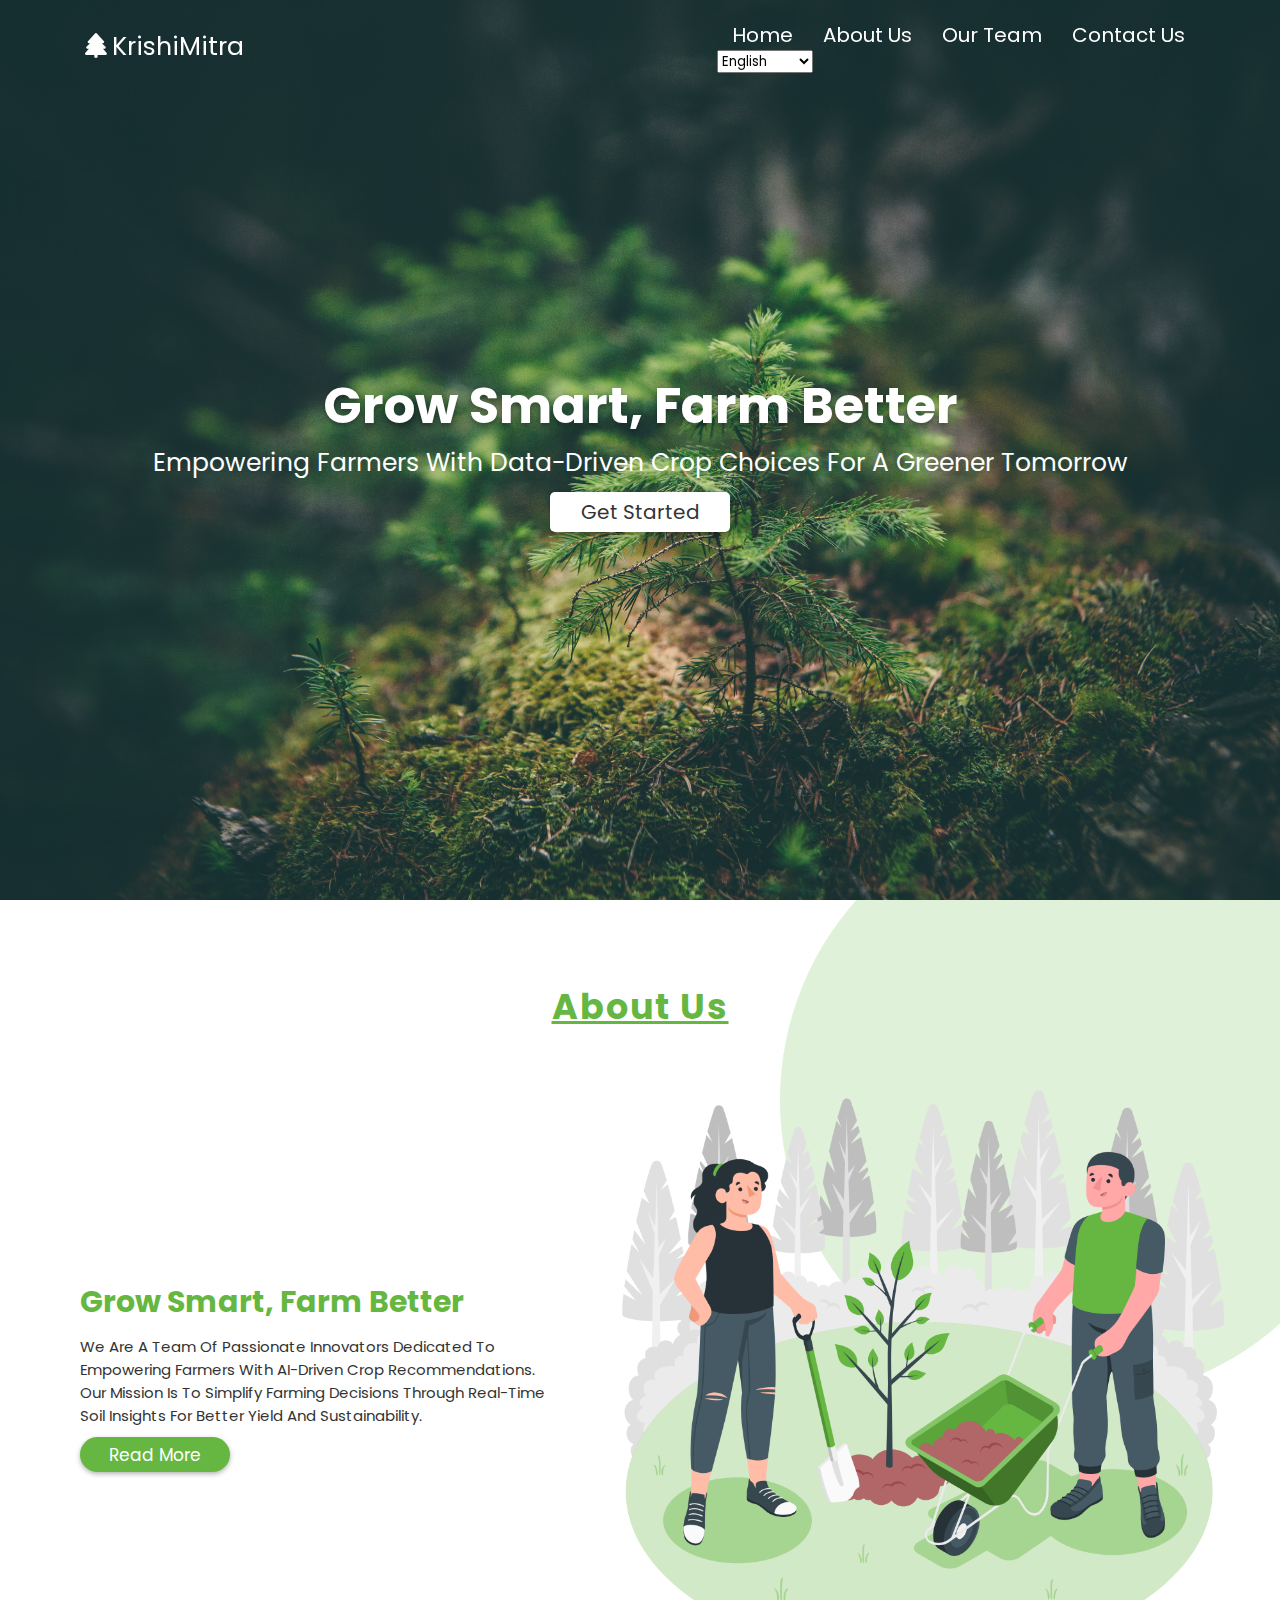
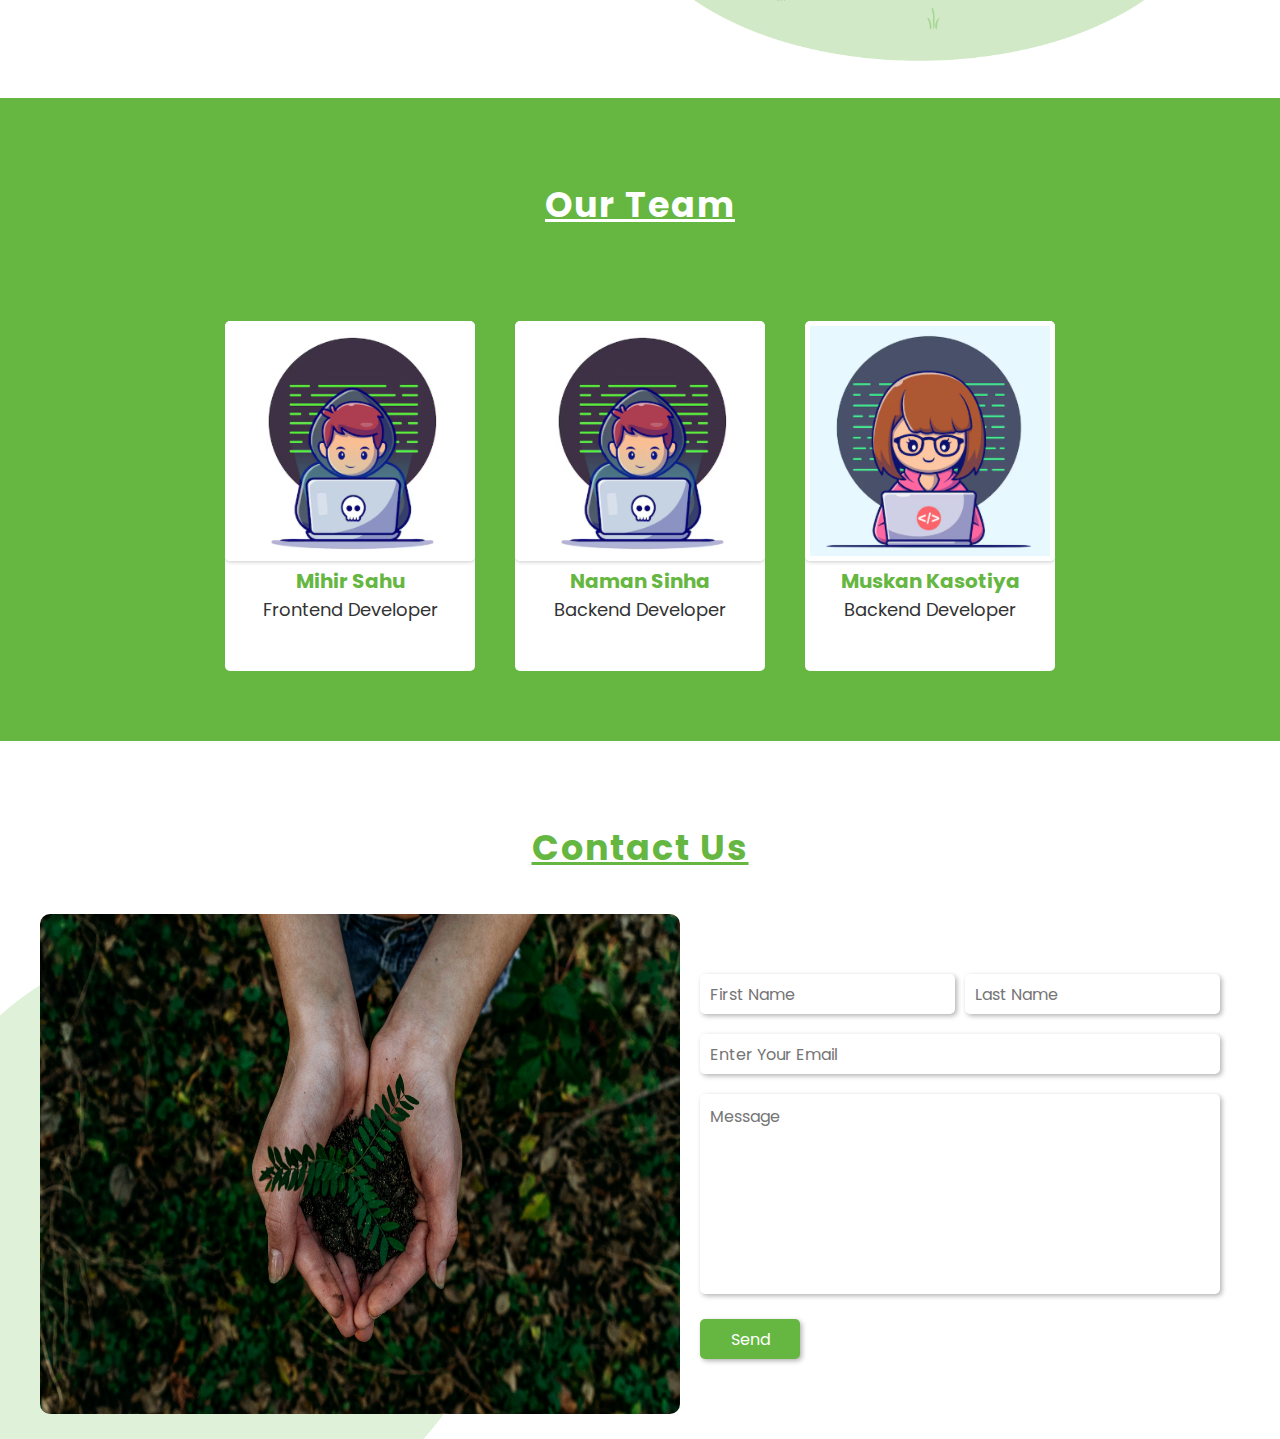
<file: index.html>
<!DOCTYPE html>
<html lang="en">

<head>
    <meta charset="UTF-8">
    <meta name="viewport" content="width=device-width, initial-scale=1.0">
    <title>KrishiMitra</title>
    <link rel="shortcut icon" href="images/farmer logo.png" type="image/png">
    <link rel="stylesheet" href="https://cdnjs.cloudflare.com/ajax/libs/font-awesome/6.5.1/css/all.min.css">
    <link rel="stylesheet" href="style.css">
</head>

<body>
    <header class="header"> 
        <!-- logo name  -->
        <a href="#" class="logo"><i class="fas fa-tree"></i>KrishiMitra</a>

        <div class="fas fa-bars"></div>

        <nav class="navbar">
            <ul>
                <li><a href="#home">home</a></li>
                <li><a href="#about">about us</a></li>
                <li><a href="#team">our team</a></li>
                <li><a href="#contact">contact us</a></li>
            </ul>
            <div id="google_element"></div>
            <div class="language-selector">
                <select id="language_selector" onchange="changeLanguage()">
                    <option value="en">English</option>
                    <option value="hi">Hindi</option>
                    <option value="bn">Bengali</option>
                    <option value="ta">Tamil</option>
                    <option value="te">Telugu</option>
                    <option value="mr">Marathi</option>
                    <option value="gu">Gujarati</option>
                    <option value="kn">Kannada</option>
                    <option value="ml">Malayalam</option>
                    <option value="pa">Punjabi</option>
                    <option value="or">Odia</option>
                    <option value="ur">Urdu</option>
                    <option value="as">Assamese</option>
                    <option value="ma">Maithili</option>
                    <option value="sd">Sindhi</option>
                    <option value="ne">Nepali</option>
                    <option value="si">Sinhala</option>
                    <option value="bh">Bhojpuri</option>
                    <option value="ks">Kashmiri</option>
                </select>
            </div>
        </nav>
    </header>

    <!-- home -->

    <section id="home" class="home">

        <h1 class="banner">Grow Smart, Farm Better </h1>
        <h2 class="slogan">Empowering Farmers with Data-Driven Crop Choices for a Greener Tomorrow</h2>

        <a href="./login.html"><button>get started</button></a>
    </section>

    <!-- about -->

    <section id="about" class="about">


        <h1 class="heading">About us</h1>

        <div class="row">

            <div class="content">
                <h2>Grow Smart, Farm Better</h2>
                <p>We are a team of passionate innovators dedicated to empowering farmers with AI-driven crop recommendations.
                     Our mission is to simplify farming decisions through real-time soil insights for better yield and sustainability.</p>
                <a href="#"> <button class="btn">read more</button></a>
            </div>

            <div class="images">
                <img src="./images/about.png" alt="">
            </div>
        </div>

        <!-- team -->

        <section id="team" class="team">


            <h1 class="heading">our team</h1>

            <div class="row">

                <div class="card">

                    <div class="images">
                        <img src="./images/boy.png" alt="">
                    </div>

                    <div class="info">
                        <h2>Mihir Sahu</h2>
                        <p>Frontend Developer</p>
                    </div>
                </div>

                <div class="card">

                    <div class="images">
                        <img src="./images/boy.png" alt="">
                    </div>

                    <div class="info">
                        <h2>Naman Sinha</h2>
                        <p>Backend Developer</p>
                    </div>
                </div>

                <div class="card">

                    <div class="images">
                        <img src="./images/girl.png" alt="">
                    </div>

                    <div class="info">
                        <h2>Muskan Kasotiya</h2>
                        <p>Backend Developer</p>
                    </div>
                </div>
            </div>
        </section>

        <!-- contact -->

        <section id="contact" class="contact">

            <h1 class="heading">contact us</h1>

            <div class="row">

                <div class="images">
                    <img src="./images/contact.jpg" alt="">
                </div>

                <div class="form-container">
                    <form action="">

                        <div class="inputbox">
                            <input type="text" placeholder="first Name" name="" id="">
                            <input type="text" placeholder="last Name" name="" id="">
                        </div>

                        <input type="email" placeholder="enter your email" name="" id="">
                        <textarea name="" placeholder="message" id="" cols="30" rows="10"></textarea>

                        <input type="submit" value="send">
                    </form>
                </div>
            </div>
        </section>

          
    <script src="https://cdnjs.cloudflare.com/ajax/libs/jquery/3.7.1/jquery.min.js"></script>

    
    <script src="script.js"></script>

    <script src="https://translate.google.com/translate_a/element.js?cb=loadGoogleTranslate"></script>

    <script>
        // Initialize Google Translate API
        function loadGoogleTranslate() {
            new google.translate.TranslateElement({
                pageLanguage: 'en', // Default language
                includedLanguages: 'en,hi,bn,ta,te,mr,gu,kn,ml,pa,or,ur,as,ma,sd,ne,si,bh,ks', // All Indian Languages
                layout: google.translate.TranslateElement.InlineLayout.SIMPLE
            }, 'google_element');
        }

        // Language Change Handler
        function changeLanguage() {
            var languageSelector = document.getElementById("language_selector");
            var selectedLanguage = languageSelector.value;

            // Change the Google Translate language dynamically
            google.translate.TranslateElement({
                pageLanguage: 'en',
                includedLanguages: 'en,hi,bn,ta,te,mr,gu,kn,ml,pa,or,ur,as,ma,sd,ne,si,bh,ks',
                layout: google.translate.TranslateElement.InlineLayout.SIMPLE
            }, 'google_element');

            // Trigger language change
            var iframe = document.querySelector("iframe");
            if (iframe) {
                var iframeDoc = iframe.contentDocument || iframe.contentWindow.document;
                var languageSelect = iframeDoc.querySelector("select");
                if (languageSelect) {
                    languageSelect.value = selectedLanguage;
                    languageSelect.dispatchEvent(new Event('change'));
                }
            }
        }
    </script>

    
</body>

</html>
</file>
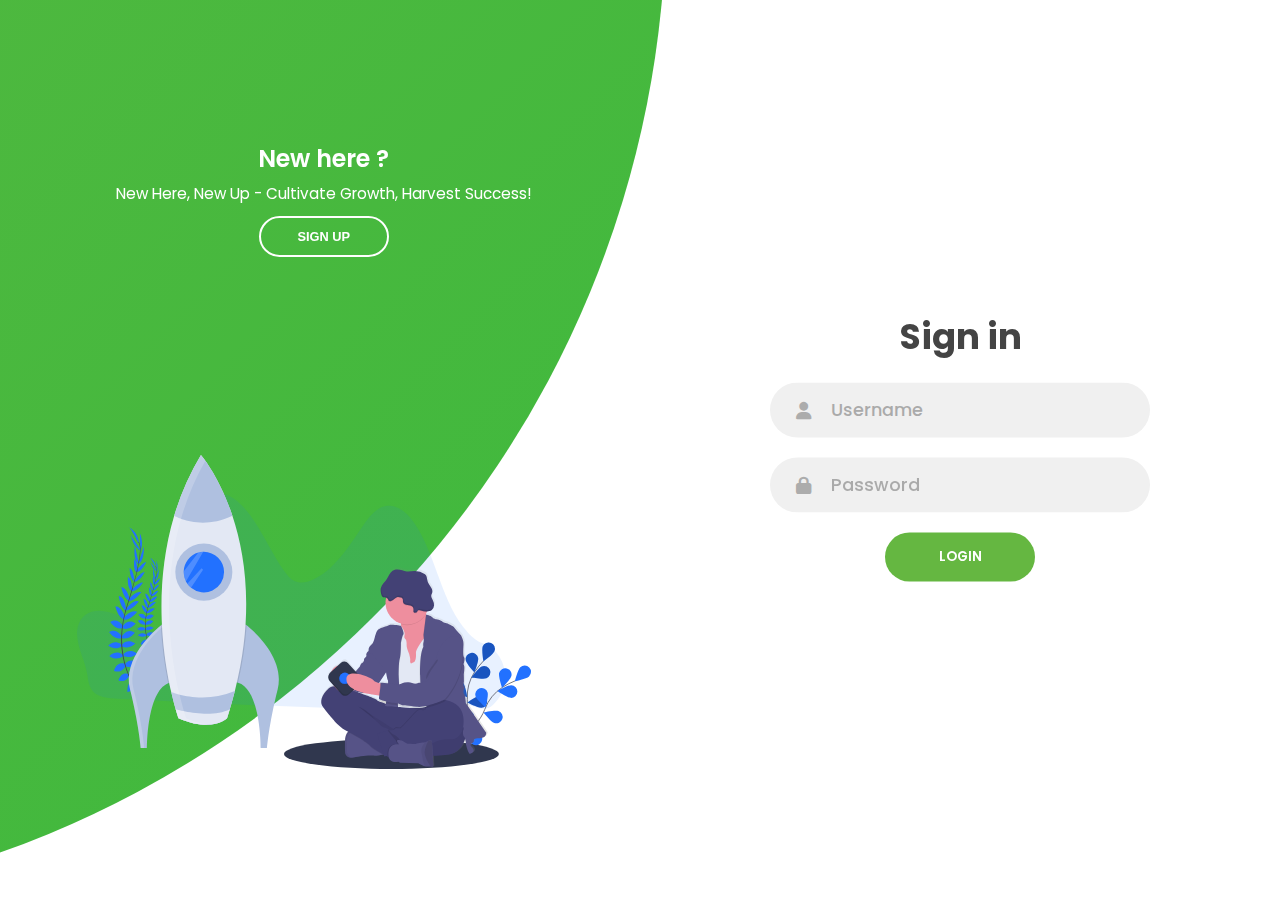
<file: login.html>
<!DOCTYPE html>
<html lang="en">

<head>
    <meta charset="UTF-8" />
    <meta name="viewport" content="width=device-width, initial-scale=1.0" />
    <link rel="shortcut icon" href="images/farmer logo.png" type="image/png">
    <link rel="stylesheet" href="https://cdnjs.cloudflare.com/ajax/libs/font-awesome/6.7.2/css/all.min.css" integrity="sha512-Evv84Mr4kqVGRNSgIGL/F/aIDqQb7xQ2vcrdIwxfjThSH8CSR7PBEakCr51Ck+w+/U6swU2Im1vVX0SVk9ABhg==" crossorigin="anonymous" referrerpolicy="no-referrer" />    <link rel="stylesheet" href="login.css" />
    <title>KrishiMitra</title>
</head>

<body>
    <div class="container">
        <div class="forms-container">
            <div class="signin-signup">
                <form action="./dashboard.html" class="sign-in-form">
                    <h2 class="title">Sign in</h2>
                    <div class="input-field">
                        <i class="fas fa-user"></i>
                        <input type="text" placeholder="Username" />
                    </div>
                    <div class="input-field">
                        <i class="fas fa-lock"></i>
                        <input type="password" placeholder="Password" />
                    </div>
                    <input type="submit" value="Login" class="btn solid" />
                </form>
                <form action="#" class="sign-up-form">
                    <h2 class="title">Sign up</h2>
                    <div class="input-field">
                        <i class="fas fa-user"></i>
                        <input type="text" placeholder="Username" />
                    </div>
                    <div class="input-field">
                        <i class="fas fa-envelope"></i>
                        <input type="email" placeholder="Email" />
                    </div>
                    <div class="input-field">
                        <i class="fas fa-lock"></i>
                        <input type="password" placeholder="Password" />
                    </div>
                    <input type="submit" class="btn" value="Sign up" />
                </form>
            </div>
        </div>

        <div class="panels-container">
            <div class="panel left-panel">
                <div class="content">
                    <h3>New here ?</h3>
                    <p>
                        New Here, New Up - Cultivate Growth, Harvest Success! 
                    </p>
                    <button class="btn transparent" id="sign-up-btn">
                        Sign up
                    </button>
                </div>
                <img src="img/log.svg" class="image" alt="" />
            </div>
            <div class="panel right-panel">
                <div class="content">
                    <h3>One of us ?</h3>
                    <p>
                        One of Us, One Sign In - Planting the Seeds for Your Farm's Future!
                    </p>
                    <button class="btn transparent" id="sign-in-btn">
                        Sign in
                    </button>
                </div>
                <img src="img/register.svg" class="image" alt="" />
            </div>
        </div>
    </div>

    <script>
        const sign_in_btn = document.querySelector("#sign-in-btn");
        const sign_up_btn = document.querySelector("#sign-up-btn");
        const container = document.querySelector(".container");

        sign_up_btn.addEventListener("click", () => {
            container.classList.add("sign-up-mode");
        });

        sign_in_btn.addEventListener("click", () => {
            container.classList.remove("sign-up-mode");
        });

    </script>
</body>

</html>
</file>
<file: style.css>
@import url('https://fonts.googleapis.com/css2?family=Poppins:ital,wght@0,100;0,200;0,300;0,400;0,500;0,600;0,700;0,800;0,900;1,100;1,200;1,300;1,400;1,500;1,600;1,700;1,800;1,900&display=swap');

 :root {
     --green: #65b741;
     --black: #333;
     --wight: #fff;
 }

 * {
     font-family: "Poppins", sans-serif;
     margin: 0;
     padding: 0;
     box-sizing: border-box;
     text-decoration: none;
     text-transform: capitalize;
     transition: all .2s linear;
 }

 html {
     font-size: 62.5%;
     overflow-x: hidden;
 }


 .heading {
     margin: 2rem;
     padding-top: 6rem;
     text-decoration: underline;
     display: inline-block;
     font-size: 3.5rem;
     color: var(--green);
     position: relative;
     letter-spacing: .2rem;
 }


 .btn {
     outline: none;
     border: none;
     border-radius: 5rem;
     background-color: var(--green);
     color: var(--wight);
     cursor: pointer;
     height: 3.5rem;
     width: 15rem;
     font-size: 1.7rem;
     box-shadow: 0 .2rem .5rem rgba(0, 0, 0, .3);
 }

 .btn:hover {
     letter-spacing: .1rem;
     opacity: .8;
 }


 .header {
     display: flex;
     align-items: center;
     justify-content: space-between;
     width: 100%;
     padding: 2rem 8rem;
     position: fixed;
     top: 0;
     left: 0;
     z-index: 100;
 }


 .header .logo {
     font-size: 2.5rem;
     color: var(--wight);
 }

 .header .logo i {
     padding: 0 .5rem;
 }

 
 .header .navbar ul {
     list-style-type: none;
     display: flex;
     align-items: center;
     justify-content: space-around;
 }

 .header .navbar ul li {
     margin: 0 1.5rem;
 }

 .header .navbar ul li a {
     font-size: 2rem;
     color: var(--wight);
 }

 .header .fa-bars {
     color: var(--wight);
     cursor: pointer;
     font-size: 3rem;
     display: none;
 }



 /* home   */
 .home {
     min-height: 100vh;
     width: 100vw;
     background-image: url(./images/home.jpg);
     background-size: cover;
     display: flex;
     align-items: center;
     justify-content: center;
     flex-flow: column;
     text-align: center;
     padding: 0 1rem;
     position: relative;
     overflow: hidden !important;
 }

 .home .banner {
     color: var(--wight);
     font-size: 5rem;
     text-shadow: 0 .3rem .5rem rgba(0, 0, 0, .3);
 }

 .home .slogan {
     color: var(--wight);
     font-size: 2.5rem;
     font-weight: 400;
 }

 .home button {
     height: 4rem;
     width: 18rem;
     border-radius: .5rem;
     background-color: var(--wight);
     color: var(--black);
     cursor: pointer;
     border: none;
     outline: none;
     margin-top: 1rem;
     font-size: 2rem;
     font-weight: 400;
     box-shadow: 0 .3rem .5rem rgba(0, 0, 0, .3);
 }

 .home button:hover {
     letter-spacing: .1rem;
     color: var(--wight);
     background-color: var(--green);
 }


 /* about   */
 .about {
     min-height: 100vh;
     width: 100vw;
     text-align: center;
     position: relative;
     overflow: hidden;
 }

 .about .row {
     display: flex;
     align-items: center;
     justify-content: space-around;
     padding: 0 4rem;
 }

 .about .row .content {
     text-align: left;
     padding: 4rem;
 }

 .about .row .content h2 {
     font-size: 3rem;
     color: var(--green);
 }

 .about .row .content p {
     font-size: 1.5rem;
     color: var(--black);
     padding: 1rem 0;
 }

 .about .row .images img {
     width: 50vw;
     border-radius: 2rem;
 }

 .about::after,
 .about::before {
     content: '';
     position: absolute;
     z-index: -1;
     opacity: .2;
     border-radius: 50%;
 }

 .about::after {
     height: 60rem;
     width: 60rem;
     background-color: var(--green);
     top: -10rem;
     right: -10rem;
 }

 .about::before {
     height: 60rem;
     width: 60rem;
     background-color: var(--green);
     bottom: -10rem;
     left: -10rem;
 }




 /* team card  */

 .team {
     width: 100vw;
     text-align: center;
     background-color: var(--green);
 }

 .team .heading {
     color: var(--wight);
 }

 .team .row .card .images img {
     height: 24rem;
     width: 25rem;
     border-radius: .5rem;
     border: .5rem solid var(--wight);
     box-shadow: 0 0 .5rem rgba(0, 0, 0, .3);
     object-fit: cover;
 }

 .team .row {
     display: flex;
     align-items: center;
     justify-content: center;
     flex-wrap: wrap;
 }

 .team .row .card {
     height: 35rem;
     width: 25rem;
     background-color: var(--wight);
     text-align: center;
     margin: 7rem 2rem;
     position: relative;
     overflow: hidden;
     border-radius: .5rem;
 }

 .team .row .card .info h2 {
     font-size: 2rem;
     color: var(--green);
 }

 .team .row .card .info p {
     font-size: 1.8rem;
     color: var(--black);
 }

 /* contact  */

 .contact{
    width: 100vw;
    text-align: center;
 }

 .contact .row{
    display: flex;
    align-items: center;
    justify-content: center;
    margin: 2rem 2rem ;
    padding: 0 2rem;
 }

 .contact .row .images img{
    height: 50rem;
    width: 50vw;
    border-radius: 1rem;
 }

 .contact .row .form-container{
    width: 50%;
    text-align: left;
    padding: 0 2rem;
 }

 .contact .row .form-container input, textarea {
    outline: none;
    border: none;
    width: 49rem;
    height: 4rem;
    background: none;
    border-radius: .5rem;
    box-shadow: .2rem .2rem .5rem rgba(0, 0, 0, .3);
    padding: 0 1rem;
    margin: 1rem 0;
    font-size: 1.6rem;
 }

 .contact .row .form-container .inputbox{
    width: 100%;
    display: flex;
    justify-content: space-between;
 }

 .contact .row .form-container .inputbox input[type="text" ]{
    width: 49%;
 }
 
 
 .contact .row .form-container input[type="email"]{
    width: 100%;
 }
  
 .contact .row .form-container textarea{
    width: 100%;
    height: 20rem;
    padding: 1rem;
    resize: none;
 }

 .contact .row .form-container input[type="submit"]{
    background-color: var(--green);
    color: var(--wight);
    cursor: pointer;
    height: 4rem;
    width: 10rem;
 }
 
 .contact .row .form-container input[type="submit"]:hover{
    opacity: .8;
 }
 
 /* media query start  */

 @media (max-width:768px) {

     html {
         font-size: 50%;
     }

     .header .fa-bars {
         display: block;
     }

     .header .navbar {
         position: fixed;
         top: -120%;
         left: 0;
         height: auto;
         width: 100%;
         background-color: var(--wight);
         z-index: 1000;
         border-top: .1rem solid rgba(0, 0, 0, .3);
     }

     .header .navbar ul {
         height: 100%;
         width: 100%;
         flex-flow: column;
     }

     .header .navbar ul li {
         margin: 1rem 0;
     }

     .header .navbar ul li a {
         font-size: 2.5rem;
         color: var(--black);
     }

     .header .fa-time {
         transform: rotate(180deg);
     }

     .header .nav-toggle {
         top: 5.8rem;
     }

     /* home media query  */
     .home .banner {
         font-size: 4rem;
     }

     .home .slogan {
         font-size: 1.7rem;
     }

     /* about media query  */
     .about .row {
         flex-flow: column-reverse;
         padding: 0 2rem;
     }

     .about .row .images img {
         width: 100vw;
         padding: 4rem;
     }

   /* contact form media query  */

   .contact .row{
    flex-flow: column;
   }

   .contact .row .images img{
    border-radius: 2.5rem;
    width: 100vw;
    padding: 1rem;
   }
   .contact .row .form-container{
    width: 100%;
    padding: 0 1.5rem;
   }
  
   
 }
</file>
<file: login.css>
@import url("https://fonts.googleapis.com/css2?family=Poppins:wght@200;300;400;500;600;700;800&display=swap");

* {
  margin: 0;
  padding: 0;
  box-sizing: border-box;
}

body,
input {
  font-family: "Poppins", sans-serif;
}

.container {
  position: relative;
  width: 100%;
  background-color: #fff;
  min-height: 100vh;
  overflow: hidden;
}

.forms-container {
  position: absolute;
  width: 100%;
  height: 100%;
  top: 0;
  left: 0;
}

.signin-signup {
  position: absolute;
  top: 50%;
  transform: translate(-50%, -50%);
  left: 75%;
  width: 50%;
  transition: 1s 0.7s ease-in-out;
  display: grid;
  grid-template-columns: 1fr;
  z-index: 5;
}

form {
  display: flex;
  align-items: center;
  justify-content: center;
  flex-direction: column;
  padding: 0rem 5rem;
  transition: all 0.2s 0.7s;
  overflow: hidden;
  grid-column: 1 / 2;
  grid-row: 1 / 2;
}

form.sign-up-form {
  opacity: 0;
  z-index: 1;
}

form.sign-in-form {
  z-index: 2;
}

.title {
  font-size: 2.2rem;
  color: #444;
  margin-bottom: 10px;
}

.input-field {
  max-width: 380px;
  width: 100%;
  background-color: #f0f0f0;
  margin: 10px 0;
  height: 55px;
  border-radius: 55px;
  display: grid;
  grid-template-columns: 15% 85%;
  padding: 0 0.4rem;
  position: relative;
}

.input-field i {
  text-align: center;
  line-height: 55px;
  color: #acacac;
  transition: 0.5s;
  font-size: 1.1rem;
}

.input-field input {
  background: none;
  outline: none;
  border: none;
  line-height: 1;
  font-weight: 600;
  font-size: 1.1rem;
  color: #333;
}

.input-field input::placeholder {
  color: #aaa;
  font-weight: 500;
}

.btn {
  width: 150px;
  background-color: #65b741;
  border: none;
  outline: none;
  height: 49px;
  border-radius: 49px;
  color: #fff;
  text-transform: uppercase;
  font-weight: 600;
  margin: 10px 0;
  cursor: pointer;
  transition: 0.5s;
}

.btn:hover {
  background-color: rgb(61, 185, 61);
}
.panels-container {
  position: absolute;
  height: 100%;
  width: 100%;
  top: 0;
  left: 0;
  display: grid;
  grid-template-columns: repeat(2, 1fr);
}

.container:before {
  content: "";
  position: absolute;
  height: 2000px;
  width: 2000px;
  top: -10%;
  right: 48%;
  transform: translateY(-50%);
  background-image: linear-gradient(-45deg, rgb(61, 185, 61) 0%, #65b741 100%);
  transition: 1.8s ease-in-out;
  border-radius: 50%;
  z-index: 6;
}

.image {
  width: 100%;
  transition: transform 1.1s ease-in-out;
  transition-delay: 0.4s;
}

.panel {
  display: flex;
  flex-direction: column;
  align-items: flex-end;
  justify-content: space-around;
  text-align: center;
  z-index: 6;
}

.left-panel {
  pointer-events: all;
  padding: 3rem 17% 2rem 12%;
}

.right-panel {
  pointer-events: none;
  padding: 3rem 12% 2rem 17%;
}

.panel .content {
  color: #fff;
  transition: transform 0.9s ease-in-out;
  transition-delay: 0.6s;
}

.panel h3 {
  font-weight: 600;
  line-height: 1;
  font-size: 1.5rem;
}

.panel p {
  font-size: 0.95rem;
  padding: 0.7rem 0;
}

.btn.transparent {
  margin: 0;
  background: none;
  border: 2px solid #fff;
  width: 130px;
  height: 41px;
  font-weight: 600;
  font-size: 0.8rem;
}

.right-panel .image,
.right-panel .content {
  transform: translateX(800px);
}

/* ANIMATION */

.container.sign-up-mode:before {
  transform: translate(100%, -50%);
  right: 52%;
}

.container.sign-up-mode .left-panel .image,
.container.sign-up-mode .left-panel .content {
  transform: translateX(-800px);
}

.container.sign-up-mode .signin-signup {
  left: 25%;
}

.container.sign-up-mode form.sign-up-form {
  opacity: 1;
  z-index: 2;
}

.container.sign-up-mode form.sign-in-form {
  opacity: 0;
  z-index: 1;
}

.container.sign-up-mode .right-panel .image,
.container.sign-up-mode .right-panel .content {
  transform: translateX(0%);
}

.container.sign-up-mode .left-panel {
  pointer-events: none;
}

.container.sign-up-mode .right-panel {
  pointer-events: all;
}

@media (max-width: 870px) {
  .container {
    min-height: 800px;
    height: 100vh;
  }
  .signin-signup {
    width: 100%;
    top: 95%;
    transform: translate(-50%, -100%);
    transition: 1s 0.8s ease-in-out;
  }

  .signin-signup,
  .container.sign-up-mode .signin-signup {
    left: 50%;
  }

  .panels-container {
    grid-template-columns: 1fr;
    grid-template-rows: 1fr 2fr 1fr;
  }

  .panel {
    flex-direction: row;
    justify-content: space-around;
    align-items: center;
    padding: 2.5rem 8%;
    grid-column: 1 / 2;
  }

  .right-panel {
    grid-row: 3 / 4;
  }

  .left-panel {
    grid-row: 1 / 2;
  }

  .image {
    width: 200px;
    transition: transform 0.9s ease-in-out;
    transition-delay: 0.6s;
  }

  .panel .content {
    padding-right: 15%;
    transition: transform 0.9s ease-in-out;
    transition-delay: 0.8s;
  }

  .panel h3 {
    font-size: 1.2rem;
  }

  .panel p {
    font-size: 0.7rem;
    padding: 0.5rem 0;
  }

  .btn.transparent {
    width: 110px;
    height: 35px;
    font-size: 0.7rem;
  }

  .container:before {
    width: 1500px;
    height: 1500px;
    transform: translateX(-50%);
    left: 30%;
    bottom: 68%;
    right: initial;
    top: initial;
    transition: 2s ease-in-out;
  }

  .container.sign-up-mode:before {
    transform: translate(-50%, 100%);
    bottom: 32%;
    right: initial;
  }

  .container.sign-up-mode .left-panel .image,
  .container.sign-up-mode .left-panel .content {
    transform: translateY(-300px);
  }

  .container.sign-up-mode .right-panel .image,
  .container.sign-up-mode .right-panel .content {
    transform: translateY(0px);
  }

  .right-panel .image,
  .right-panel .content {
    transform: translateY(300px);
  }

  .container.sign-up-mode .signin-signup {
    top: 5%;
    transform: translate(-50%, 0);
  }
}

@media (max-width: 570px) {
  form {
    padding: 0 1.5rem;
  }

  .image {
    display: none;
  }
  .panel .content {
    padding: 0.5rem 1rem;
  }
  .container {
    padding: 1.5rem;
  }

  .container:before {
    bottom: 72%;
    left: 50%;
  }

  .container.sign-up-mode:before {
    bottom: 28%;
    left: 50%;
  }
}
</file>
